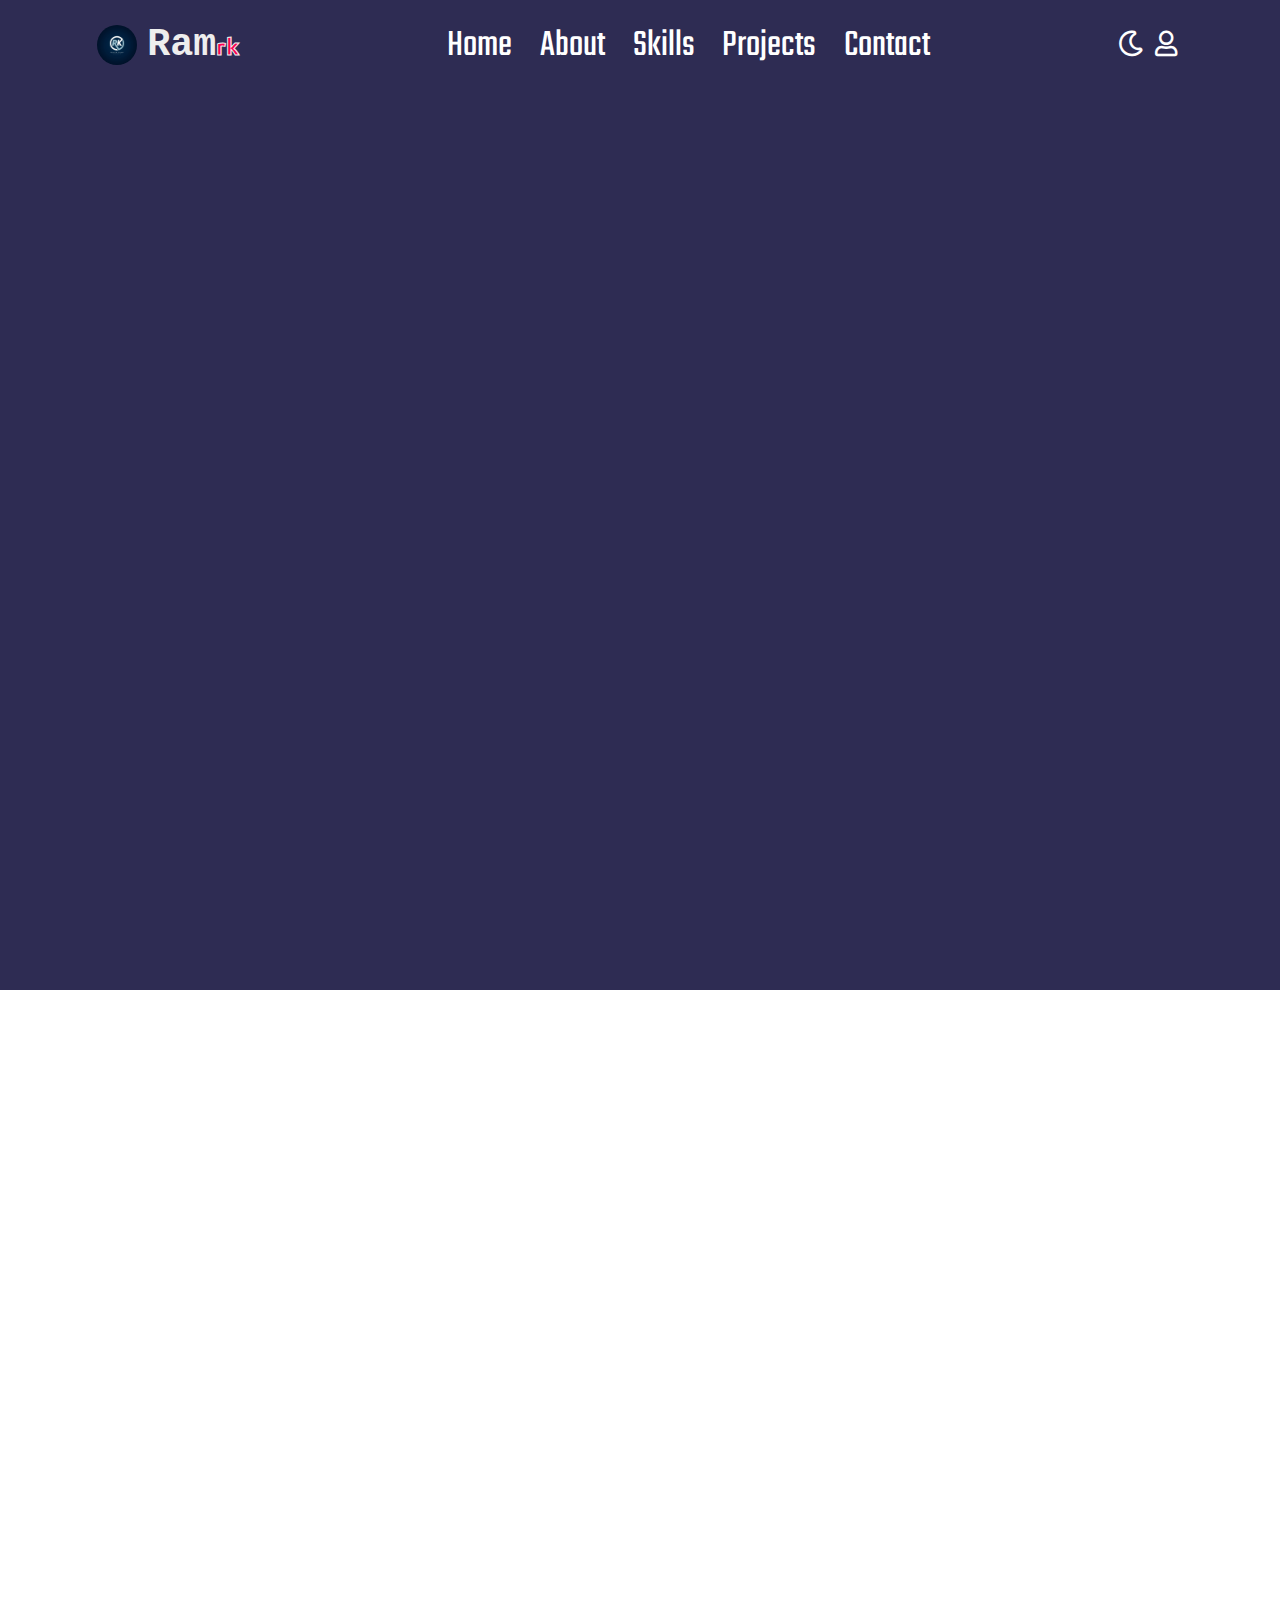
<file: Portfolio/index.html>
<!DOCTYPE html>
<html lang="en">
  <head>
    <meta charset="UTF-8" />
    <meta name="viewport" content="width=device-width, initial-scale=1.0" />
    <title>Protfolio</title>
    <link rel="stylesheet" href="style.css" />
    <link rel="website icon" type="png" href="images/logo.png" />
    <link
      rel="stylesheet"
      href="https://cdnjs.cloudflare.com/ajax/libs/font-awesome/5.15.4/css/all.min.css"
      integrity="sha512-1ycn6IcaQQ40/MKBW2W4Rhis/DbILU74C1vSrLJxCq57o941Ym01SwNsOMqvEBFlcgUa6xLiPY/NS5R+E6ztJQ=="
      crossorigin="anonymous"
      referrerpolicy="no-referrer"
    />
    <link href="https://unpkg.com/aos@2.3.1/dist/aos.css" rel="stylesheet">
  </head>
  <body>
    <!-- header -->
    <header  data-aos="fade-up"
    data-aos-anchor-placement="bottom-bottom">
      <div class="logo">
        <a href="#">
          <div class="imgName">
            <img src="images/logo.png" />
            <h2>Ram<span>rk</span></h2>
          </div>
        </a>
      </div>
      <nav class="navbar">
        <a href="#home">Home</a>
        <a href="#about">About</a>
        <a href="#skills">Skills</a>
        <a href="#projects">Projects</a>
        <a href="#contact">Contact</a>
      </nav>
      <div class="icons">
        <div class="far fa-moon"></div>
        <a href="cv/Ramkumar Ezhillarasan cv (1).pdf" target="_blank"
          ><i class="far fa-user"></i
        ></a>
        <div id="menubar" class="fas fa-bars"></div>
      </div>
    </header>

    <!--home section-->

    <section class="home" id="home">
      <div class="container"  data-aos="fade-up"
      data-aos-anchor-placement="bottom-bottom">
        <div class="content">
          <h3>Hi!, Myself</h3>
          <h1>
            Ramkumar
            <div class="text">
              <span class="type-text first-text">And I'm a</span>
              <span class="type-text" id="sec-text">Web Developer</span>
            </div>
          </h1>
          <p>
            Aspiring the Web Developer, Exploring the world of interactive
            experiences.
          </p>
          <div class="social">
            <i class="fab fa-facebook"></i>
            <i class="fab fa-instagram"></i>
            <i class="fab fa-linkedin-in"></i>
            <i class="fab fa-github"></i>
          </div>
          <div class="btns">
            <a href="cv/Ramkumar Ezhillarasan cv (1).pdf">Download CV</a>
          </div>
        </div>
        <div class="image"  data-aos="fade-up"
        data-aos-anchor-placement="bottom-bottom">
          <a href="#"><img src="images/dp.jpeg" /></a>
        </div>
      </div>
    </section>

    <!--about-->

    <section class="about" id="about">
      <h1 class="title"  data-aos="fade-up"
      data-aos-anchor-placement="bottom-bottom">About Me</h1>
      <div class="container1">
        <div class="image"  data-aos="fade-up"
        data-aos-anchor-placement="bottom-bottom">
          <a href="#"><img src="images/dp2.jpeg" /></a>
        </div>
        <div class="content1"  data-aos="fade-up"
        data-aos-anchor-placement="bottom-bottom">
          <h3>Web Developer</h3>
          <p>
            Greetings!, I'm <b>Ramkumar</b> a passinote Junior Web Developer or
            Freelancer on exciting journey through the tech landscape.<br /><br />
            With a <b>BE-Mechanical Engineering</b> degree in hand from 2021. I
            embarked on a path that the led me to as a Web Developer.<br /><br />
            My learing journey extended to Web Development through the course
            work via institution. Over the past 6 month's, I've executed diverse
            projects that have deepened my grasp of the field.<br /><br />
            Presently, I'm actively pursuing opportunities as a Web Technologies
            such as,<b
              >HTML5, CSS, JAVASCRIPT, BOOTSTRAP, JQUREY, REACT JS(Basics).</b
            >I specialize in responsive and visually user interfaces.
          </p>
        </div>
      </div>
    </section>

    <!--SKILLS-->
    <section class="skills" id="skills">
      <h1 class="title"  data-aos="fade-up"
      data-aos-anchor-placement="bottom-bottom">Skills</h1>
      <div class="skill_container">
        <div class="card"  data-aos="fade-up"
        data-aos-anchor-placement="bottom-bottom">
          <div class="tag">
            <a href=""><i class="fab fa-html5"></i></a>
            <h2 class="sub-title">HTML5</h2>
          </div>
          <div class="skill_content">
            <p>
              HyperText Markup Language. I tells the browser how to display the
              content.
            </p>
          </div>
        </div>
        <div class="card" data-aos="fade-up"
        data-aos-anchor-placement="bottom-bottom">
          <div class="tag">
            <a href=""><i class="fab fa-css3-alt"></i></a>
            <h2 class="sub-title">CSS</h2>
          </div>
          <div class="skill_content">
            <p>
              Cascading Style Sheets.It is used for styling HTML content or
              Attractive the website.
            </p>
          </div>
        </div>
        <div class="card"  data-aos="fade-up"
        data-aos-anchor-placement="bottom-bottom">
          <div class="tag">
            <a href=""><i class="fab fa-js-square"></i></a>
            <h2 class="sub-title">JavaScript</h2>
          </div>
          <div class="skill_content">
            <p>
              JAVASCRIPT is used for Interactive Web Pages and It is a object
              based script language.
            </p>
          </div>
        </div>
        <div class="card"  data-aos="fade-up"
        data-aos-anchor-placement="bottom-bottom">
          <div class="tag">
            <a href=""><i class="fab fa-bootstrap"></i></a>
            <h2 class="sub-title">Bootstrap</h2>
          </div>
          <div class="skill_content">
            <p>
              It is one of the framework for responsive and developing a website
              .
            </p>
          </div>
        </div>
        <div class="card"  data-aos="fade-up"
        data-aos-anchor-placement="bottom-bottom">
          <div class="tag">
            <a href=""><img src="images/jquery.png" /></a>
            <h2 class="sub-title">jQuery</h2>
          </div>
          <div class="skill_content">
            <p>
              jQuery is an open-sourced JavaScript library that simplifies
              creation and navigation of web applications.
            </p>
          </div>
        </div>
        <div class="card"  data-aos="fade-up"
        data-aos-anchor-placement="bottom-bottom">
          <div class="tag">
            <a href=""><i class="fab fa-react"></i></a>
            <h2 class="sub-title">React.js</h2>
          </div>
          <div class="skill_content">
            <p>
              It is a free open-source JavaScript library. It works best to
              build user interfaces.
            </p>
          </div>
        </div>
      </div>
    </section>

    <!---projects-->

    <section class="projects" id="projects">
      <h1 class="title"  data-aos="fade-up"
      data-aos-anchor-placement="bottom-bottom">Projects</h1>
      <div class="project_container">
        <div class="image"  data-aos="fade-up"
        data-aos-anchor-placement="bottom-bottom">
          <a href=""><img src="images/project.png" /></a>
        </div>
        <div class="card_projects"  data-aos="fade-up"
        data-aos-anchor-placement="bottom-bottom">
          <div class="card_content">
            <a href="index.html" target="_blank" class="icons"
              ><i class="fas fa-globe"></i
            ></a>
            <h1>Responsive Portfolio Website</h1>
            <p>
              Dynamic and elegant portfolio website showcasing creativity across
              various platforms, designed to adapt seamlessly to any device for
              optimal user experience.
            </p>
            <a href="index.html" target="_blank" class="link"
              ><i class="fas fa-external-link-alt"></i>Show More</a
            >
          </div>
          <div class="card_content">
            <a href="projects1\index.html" target="_blank" class="icons"
              ><i class="fas fa-shopping-cart"></i
            ></a>
            <h1>E-Commerce Website</h1>
            <p>
              Sophisticated e-commerce platform offering a seamless shopping
              experience with secure transactions and a vast array of products
              tailored to diverse consumer needs.
            </p>
            <a href="projects1/index.html" target="_blank" class="link"
              ><i class="fas fa-external-link-alt"></i>Show More</a
            >
          </div>
          <div class="card_content">
            <a href="add_to_cart-main/index.html" target="_blank" class="icons"
              ><i class="fab fa-gratipay"></i
            ></a>
            <h1>ADD TO CART</h1>
            <p>
              Effortlessly add desired items to your cart for convenient and
              efficient shopping, streamlining your purchasing experience with
              just a click.
            </p>
            <a href="add_to_cart-main/index.html" target="_blank" class="link"
              ><i class="fas fa-external-link-alt"></i>Show More</a
            >
          </div>
          <div class="card_content">
            <a href="Mobile/mobile.html" target="_blank" class="icons"
              ><i class="fas fa-mobile-alt"></i
            ></a>
            <h1>New Mobile Launch</h1>
            <p>
              Stay ahead of the curve with our new mobile launch website,
              offering exclusive insights and features on the latest
              cutting-edge devices, keeping you connected and informed.
            </p>
            <a href="Mobile/mobile.html" target="_blank" class="link"
              ><i class="fas fa-external-link-alt"></i>Show More</a
            >
          </div>
        </div>
      </div> 
    </section>

    <!---Contact-->

    <section class="contact" id="contact">
      <h1 class="title"  data-aos="fade-up"
      data-aos-anchor-placement="bottom-bottom">Get in Touch</h1>
      <div class="contact_container">
        <form action=""  data-aos="fade-up"
        data-aos-anchor-placement="bottom-bottom">
          <div class="inputbox">
            <input type="text" name="name" id="name" required />
            <label for="name">Name</label>
          </div>
          <div class="inputbox">
            <input type="email" name="email" id="email" required />
            <label for="email">Email</label>
          </div>
          <div class="inputbox">
            <input type="number" name="no" id="number" />
            <label for="number">Number</label>
          </div>
          <div class="inputbox">
            <textarea
              name="text"
              id="text"
              cols="30"
              rows="10"
              required
              placeholder="type here...."
            ></textarea>
            <label for="message">Message</label>
          </div>
          <input type="submit" class="btns" value="Send Message" />
        </form>
      </div>
    </section>

    <!---footer-->

  <section class="footer">
    <div class="footer_container">
      <div class="footer_sub">
        <div class="contact_us"  data-aos="fade-up"
        data-aos-anchor-placement="bottom-bottom">
          <h2>Contact us</h2>
          <div class="details">
            <a href = "mailto:ramkumare52@gmail.com">Send mail</a>
            <h3>Phone no: +91 8825938040</h3>
            <p>Address: door no:1/3,Bharathi nagar,Alakkudi,Sirkali,Mayiladuthurai-609101</p>
          </div>
        </div>
        <div class="quick_links"  data-aos="fade-up"
        data-aos-anchor-placement="bottom-bottom">
            <h2>Quick Links</h2>
          <div class="links">
            <a href="home">Home</a>
            <a href="about">About</a>
            <a href="skills">Skills</a>
            <a href="projects">Projects</a>
            <a href="contact">Contact</a>
          </div>
        </div>
        <div class="follow_us"  data-aos="fade-up"
        data-aos-anchor-placement="bottom-bottom">
          <h2>Follow Us</h2>
          <div class="social">
            <a href="#"> <i class="fab fa-facebook"></i></a>
            <a href="#"> <i class="fab fa-instagram"></i></a>
            <a href="www.linkedin.com/in/ramkumare52rk" target="_blank"
              ><i class="fab fa-linkedin-in"></i
            ></a>
            <a href="https://github.com/R-99kam" target="_blank"
              ><i class="fab fa-github"></i
            ></a>
          </div>
        </div>
      </div>
    </div>
      <div class="footer_content"  data-aos="fade-up"
      data-aos-anchor-placement="bottom-bottom">
        <h2>
          Copyright &copy
          <p id="date"></p>
          I'm a <span>Web Developer!...</span>
        </h2>
      </div>
  </section>

  <div class="scrolltop" id="scrolltop"  data-aos="fade-up"
  data-aos-anchor-placement="bottom-bottom">
    <a href="#"><i class="fas fa-chevron-up"></i></a>
  </div>

   

    <!-- script -->

    <script src="main.js"></script>
    <script src="https://unpkg.com/aos@2.3.1/dist/aos.js"></script>
    <script>
      AOS.init();
    </script>
  </body>
</html>
</file>
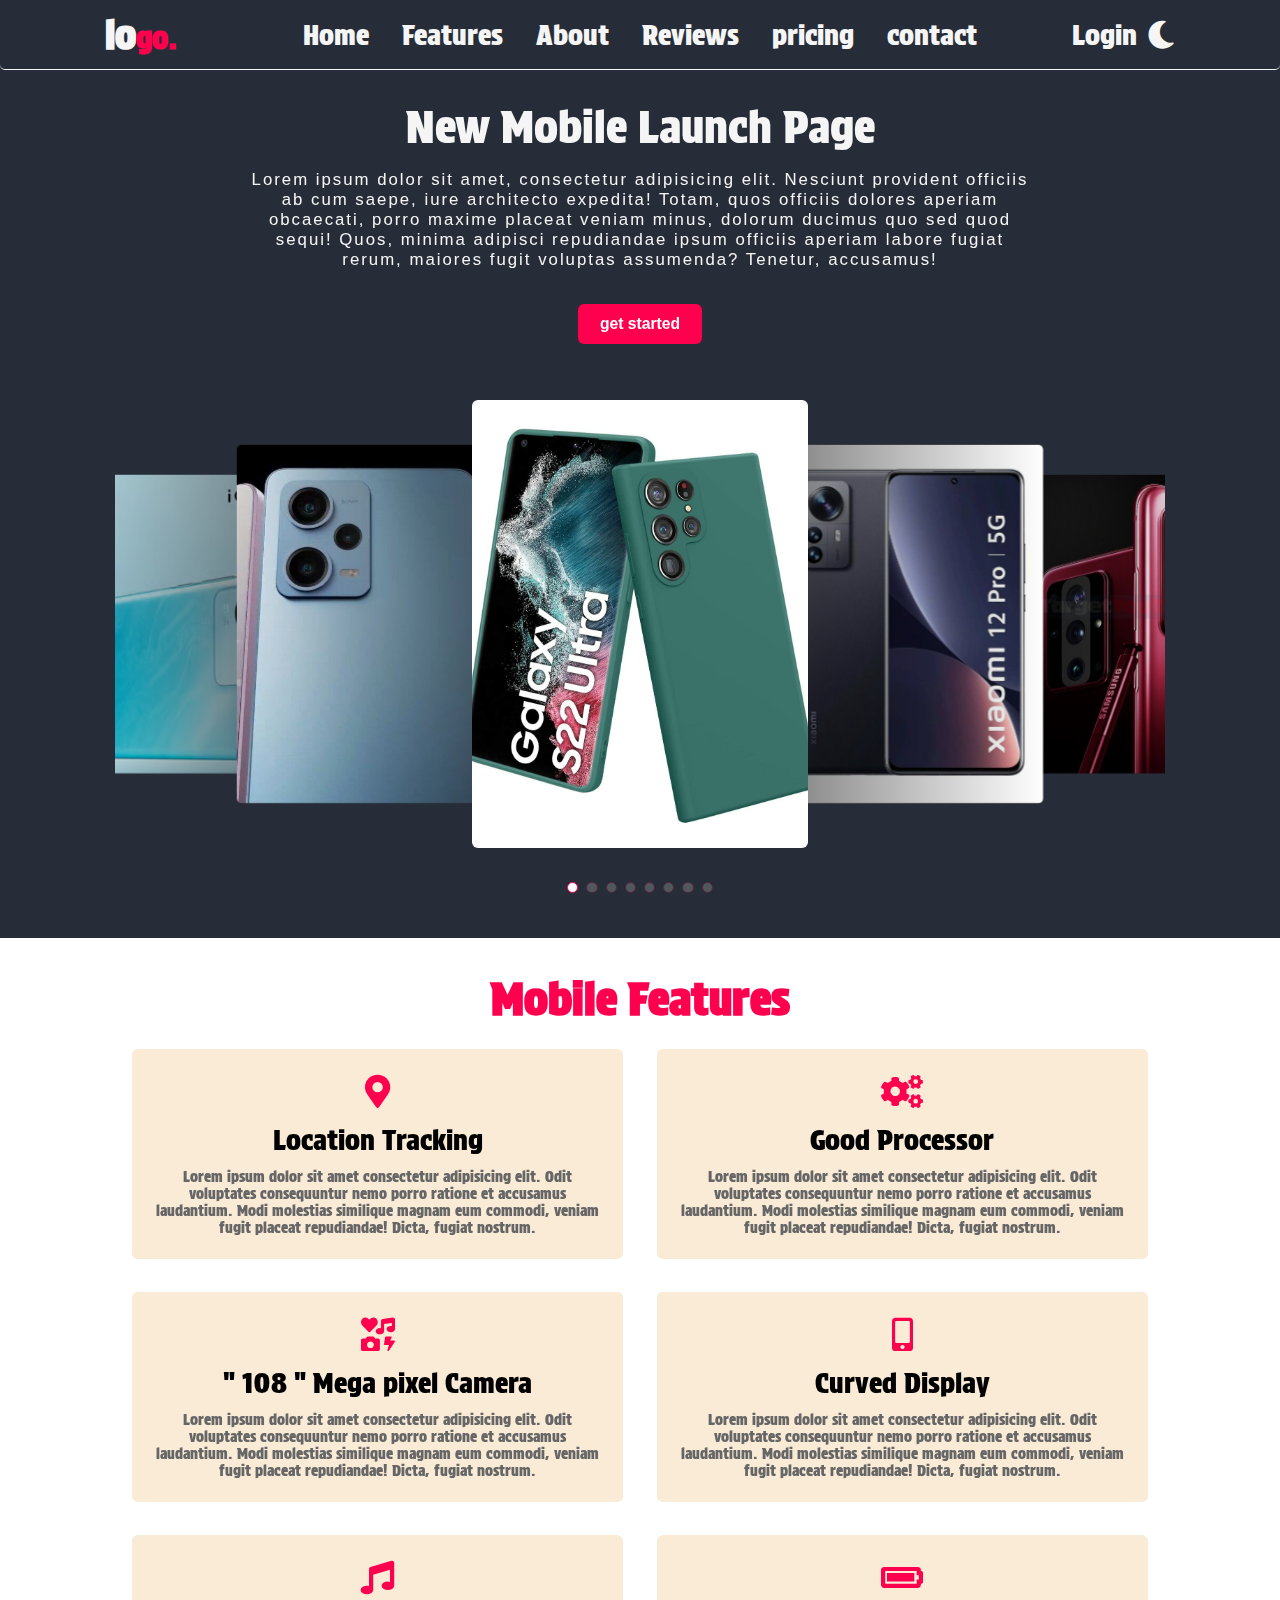
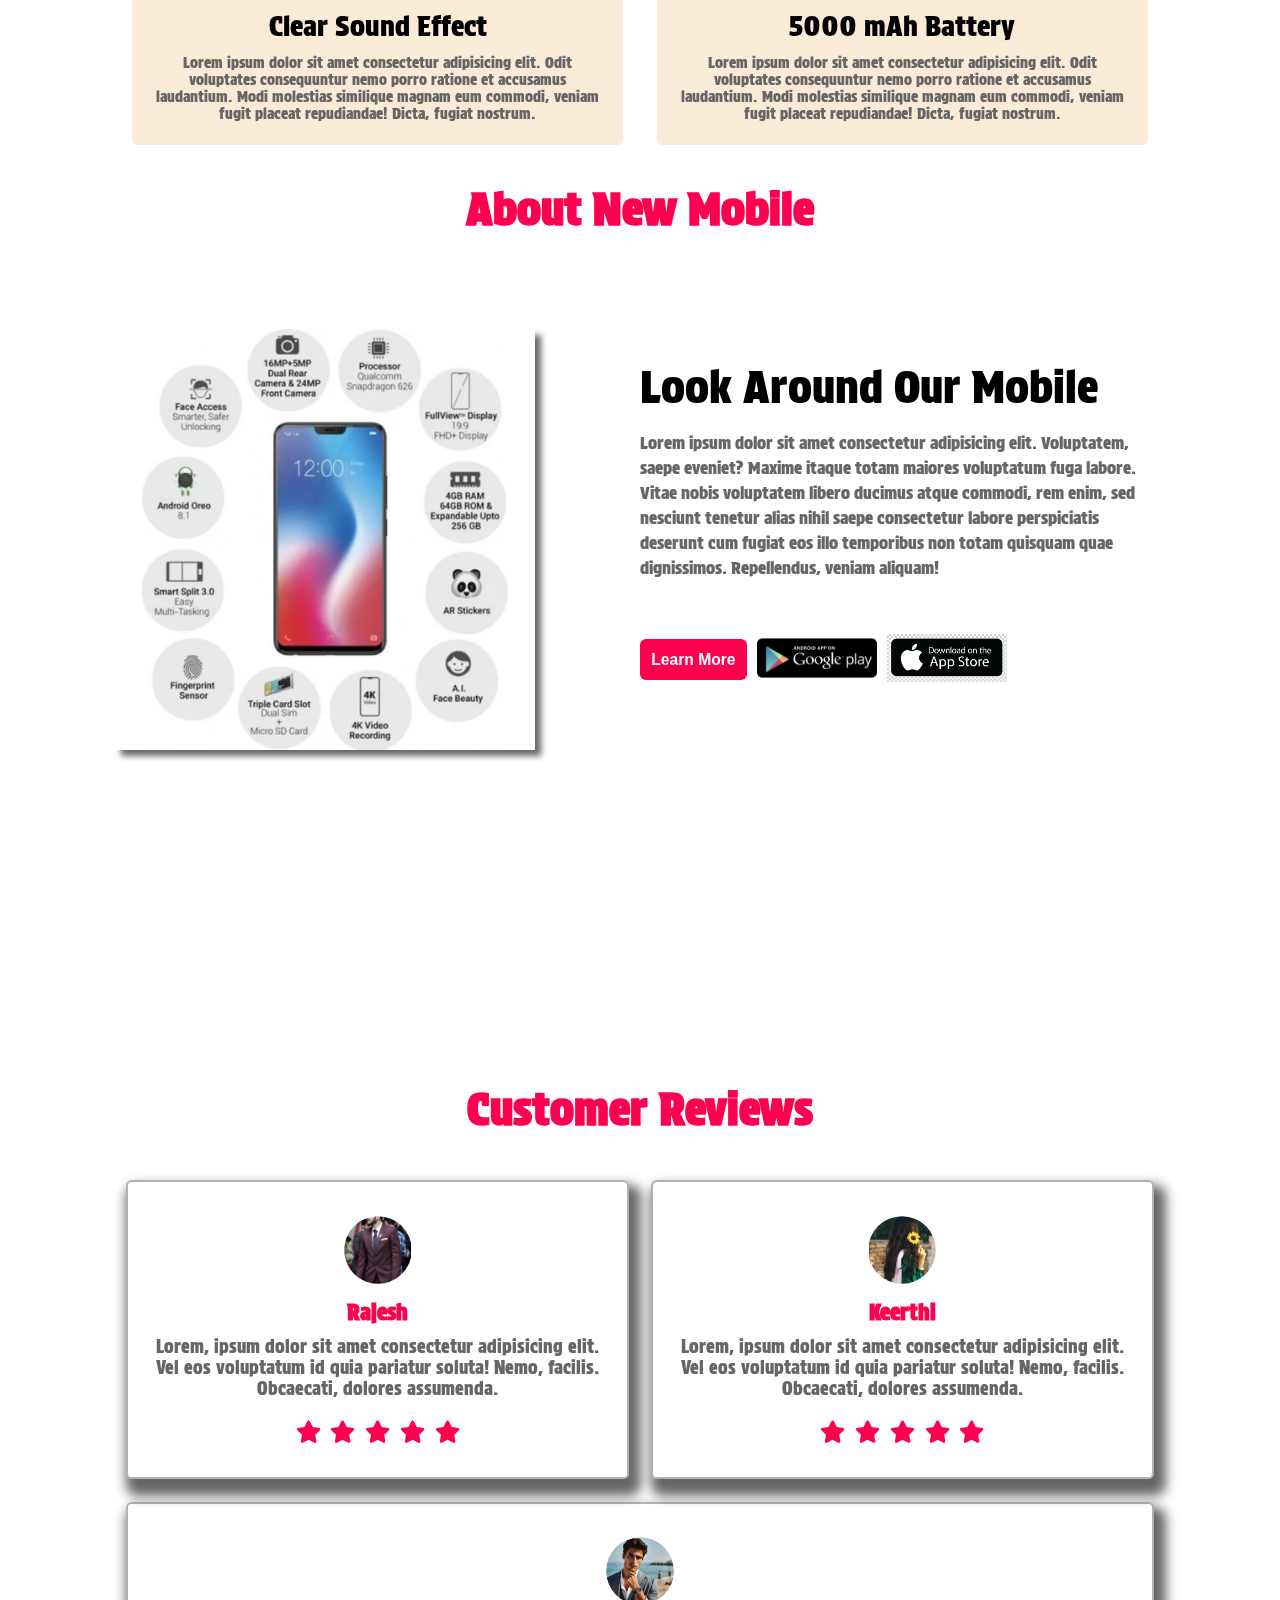
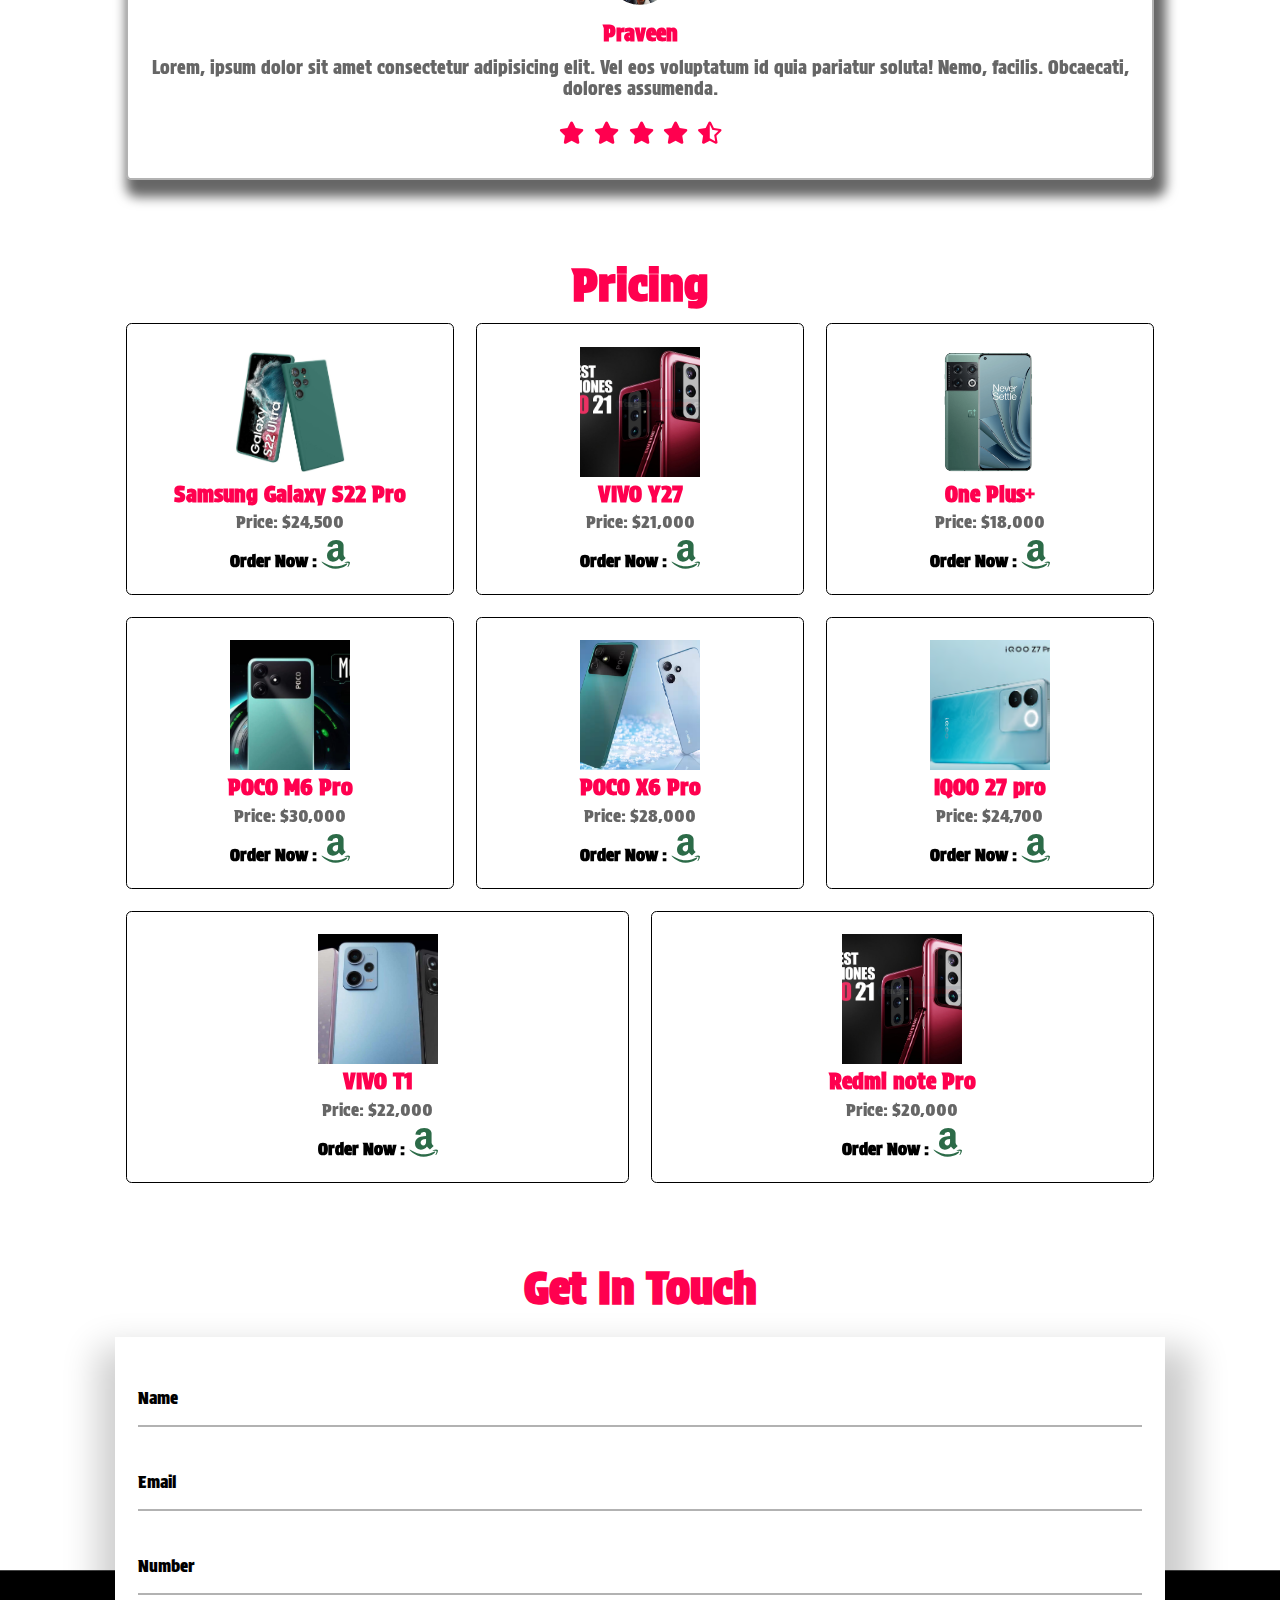
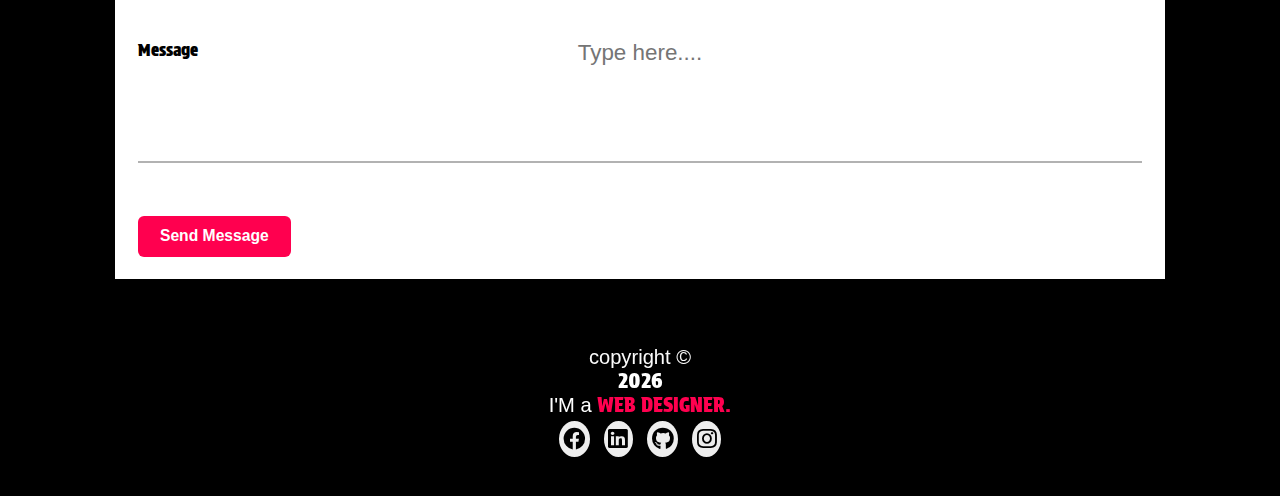
<file: Portfolio/Mobile/mobile.html>
<!DOCTYPE html>
<html lang="en">
  <head>
    <meta charset="UTF-8" />
    <meta name="viewport" content="width=device-width, initial-scale=1.0" />
    <title>New Mobile</title>
    <link rel="stylesheet" href="https://cdnjs.cloudflare.com/ajax/libs/font-awesome/5.15.4/css/all.min.css">

    <link rel="stylesheet" href="mobile.css" />
    <link
      rel="website icon"
      type="png"
      href="https://img.freepik.com/free-psd/3d-icon-social-media-app_23-2150049601.jpg"
    />
    <link
      rel="stylesheet"
      href="https://cdn.jsdelivr.net/npm/swiper@11/swiper-bundle.min.css"
    />
  </head>
  <body>
    <!-- home section -->

    <header>
      <a href="#" class="logo">lo<span>go.</span></a>

      <nav class="navbar">
        <a href="#home">Home</a>
        <a href="#features">Features</a>
        <a href="#about">About</a>
        <a href="#reviews">Reviews</a>
        <a href="#pricing">pricing</a>
        <a href="#contact">contact</a>
      </nav>
      <div class="loginid">
        <a href="#" class="login">Login</a>
        <div id="dark-toggle" class="fas fa-moon"></div>
        <a href="#" class="user"><i class="fas fa-user"></i></a>
        <div id="menu-bar" class="fas fa-bars"></div>
      </div>
    </header>

    <section class="home" id="home">
      <div class="content">
        <h2>New Mobile Launch Page</h2>
        <p>
          Lorem ipsum dolor sit amet, consectetur adipisicing elit. Nesciunt
          provident officiis ab cum saepe, iure architecto expedita! Totam, quos
          officiis dolores aperiam obcaecati, porro maxime placeat veniam minus,
          dolorum ducimus quo sed quod sequi! Quos, minima adipisci repudiandae
          ipsum officiis aperiam labore fugiat rerum, maiores fugit voluptas
          assumenda? Tenetur, accusamus!
        </p>
        <a href="#" class="btn">get started</a>
      </div>
      <div class="swiper image-slider">
        <div class="swiper-wrapper wrapper">
          <div class="swiper-slide slider">
            <img src="images/image.7png" />
          </div>
          <div class="swiper-slide slider">
            <img src="images/image6.png" />
          </div>
          <div class="swiper-slide slider">
            <img src="images/image8.png" />
          </div>
          <div class="swiper-slide slider">
            <img src="images/image9.png" />
          </div>
          <div class="swiper-slide slider">
            <img src="images/image10.png" />
          </div>
          <div class="swiper-slide slider">
            <img src="images/image11.png" />
          </div>
          <div class="swiper-slide slider">
            <img src="images/image12png" />
          </div>
          <div class="swiper-slide slider">
            <img src="images/image13png" />
          </div>
        </div>
        <div class="swiper-pagination"></div>
      </div>
    </section>

    <section class="features" id="features">
      <div class="title">
        <h1>Mobile Features</h1>
      </div>
      <div class="container">
        <div class="box">
          <i class="fas fa-map-marker-alt"></i>
          <h3>Location Tracking</h3>
          <p>
            Lorem ipsum dolor sit amet consectetur adipisicing elit. Odit
            voluptates consequuntur nemo porro ratione et accusamus laudantium.
            Modi molestias similique magnam eum commodi, veniam fugit placeat
            repudiandae! Dicta, fugiat nostrum.
          </p>
        </div>
        <div class="box">
          <i class="fas fa-cogs"></i>
          <h3>Good Processor</h3>
          <p>
            Lorem ipsum dolor sit amet consectetur adipisicing elit. Odit
            voluptates consequuntur nemo porro ratione et accusamus laudantium.
            Modi molestias similique magnam eum commodi, veniam fugit placeat
            repudiandae! Dicta, fugiat nostrum.
          </p>
        </div>
        <div class="box">
          <i class="fas fa-icons"></i>
          <h3>" 108 " Mega pixel Camera</h3>
          <p>
            Lorem ipsum dolor sit amet consectetur adipisicing elit. Odit
            voluptates consequuntur nemo porro ratione et accusamus laudantium.
            Modi molestias similique magnam eum commodi, veniam fugit placeat
            repudiandae! Dicta, fugiat nostrum.
          </p>
        </div>
        <div class="box">
          <i class="fas fa-mobile-alt"></i>
          <h3>Curved Display</h3>
          <p>
            Lorem ipsum dolor sit amet consectetur adipisicing elit. Odit
            voluptates consequuntur nemo porro ratione et accusamus laudantium.
            Modi molestias similique magnam eum commodi, veniam fugit placeat
            repudiandae! Dicta, fugiat nostrum.
          </p>
        </div>
        <div class="box">
          <i class="fas fa-music"></i>
          <h3>Clear Sound Effect</h3>
          <p>
            Lorem ipsum dolor sit amet consectetur adipisicing elit. Odit
            voluptates consequuntur nemo porro ratione et accusamus laudantium.
            Modi molestias similique magnam eum commodi, veniam fugit placeat
            repudiandae! Dicta, fugiat nostrum.
          </p>
        </div>
        <div class="box">
          <i class="fas fa-battery-full"></i>
          <h3>5000 mAh Battery</h3>
          <p>
            Lorem ipsum dolor sit amet consectetur adipisicing elit. Odit
            voluptates consequuntur nemo porro ratione et accusamus laudantium.
            Modi molestias similique magnam eum commodi, veniam fugit placeat
            repudiandae! Dicta, fugiat nostrum.
          </p>
        </div>
      </div>
    </section>
    <section class="about" id="about">
      <div class="title">
        <h1>About New Mobile</h1>
      </div>
      <div class="content">
        <div class="images">
          <img src="images/image14.png" />
        </div>
        <div class="content-item">
          <h3>Look Around Our Mobile</h3>
          <p>
            Lorem ipsum dolor sit amet consectetur adipisicing elit. Voluptatem,
            saepe eveniet? Maxime itaque totam maiores voluptatum fuga labore.
            Vitae nobis voluptatem libero ducimus atque commodi, rem enim, sed
            nesciunt tenetur alias nihil saepe consectetur labore perspiciatis
            deserunt cum fugiat eos illo temporibus non totam quisquam quae
            dignissimos. Repellendus, veniam aliquam!
          </p>
          <div class="buttons">
            <a href="#" class="btns">Learn More</a>
            <a href="#" class="google"><img src="images/google.png" /></a>
            <a href="#" class="app"><img src="images/app.png" /></a>
          </div>
        </div>
      </div>
    </section>
    <section class="reviews" id="reviews">
      <div class="title">
        <h1>Customer Reviews</h1>
      </div>
      <div class="container">
        <div class="box">
          <img src="images/men.png" />
          <h3>Rajesh</h3>
          <p>
            Lorem, ipsum dolor sit amet consectetur adipisicing elit. Vel eos
            voluptatum id quia pariatur soluta! Nemo, facilis. Obcaecati,
            dolores assumenda.
          </p>
          <div class="stars">
            <i class="fas fa-star"></i>
            <i class="fas fa-star"></i>
            <i class="fas fa-star"></i>
            <i class="fas fa-star"></i>
            <i class="fas fa-star"></i>
          </div>
        </div>
        <div class="box">
          <img src="images/women.png" />
          <h3>Keerthi</h3>
          <p>
            Lorem, ipsum dolor sit amet consectetur adipisicing elit. Vel eos
            voluptatum id quia pariatur soluta! Nemo, facilis. Obcaecati,
            dolores assumenda.
          </p>
          <div class="stars">
            <i class="fas fa-star"></i>
            <i class="fas fa-star"></i>
            <i class="fas fa-star"></i>
            <i class="fas fa-star"></i>
            <i class="fas fa-star"></i>
          </div>
        </div>
        <div class="box">
          <img src="images/men2.png" />
          <h3>Praveen</h3>
          <p>
            Lorem, ipsum dolor sit amet consectetur adipisicing elit. Vel eos
            voluptatum id quia pariatur soluta! Nemo, facilis. Obcaecati,
            dolores assumenda.
          </p>
          <div class="stars">
            <i class="fas fa-star"></i>
            <i class="fas fa-star"></i>
            <i class="fas fa-star"></i>
            <i class="fas fa-star"></i>
            <i class="fas fa-star-half-alt"></i>
          </div>
        </div>
      </div>
    </section>
    <section class="pricing" id="pricing">
      <div class="title">
        <h1>Pricing</h1>
      </div>
      <div class="container">
        <div class="box">
          <img src="images/image.7png" />
          <h3>Samsung Galaxy S22 Pro</h3>
          <p>Price: $24,500</p>
          <h2>Order Now : <i class="fab fa-amazon"></i></h2>
        </div>
        <div class="box">
          <img src="images/image8.png" />
          <h3>VIVO Y27</h3>
          <p>Price: $21,000</p>
          <h2>Order Now : <i class="fab fa-amazon"></i></h2>
        </div>
        <div class="box">
          <img src="images/image9.png" />
          <h3>One Plus+</h3>
          <p>Price: $18,000</p>
          <h2>Order Now : <i class="fab fa-amazon"></i></h2>
        </div>
        <div class="box">
          <img src="images/image10.png" />
          <h3>POCO M6 Pro</h3>
          <p>Price: $30,000</p>
          <h2>Order Now : <i class="fab fa-amazon"></i></h2>
        </div>
        <div class="box">
          <img src="images/image11.png" />
          <h3>POCO X6 Pro</h3>
          <p>Price: $28,000</p>
          <h2>Order Now : <i class="fab fa-amazon"></i></h2>
        </div>
        <div class="box">
          <img src="images/image12png" />
          <h3>IQOO 27 pro</h3>
          <p>Price: $24,700</p>
          <h2>Order Now : <i class="fab fa-amazon"></i></h2>
        </div>
        <div class="box">
          <img src="images/image13png" />
          <h3>VIVO T1</h3>
          <p>Price: $22,000</p>
          <h2>Order Now : <i class="fab fa-amazon"></i></h2>
        </div>
        <div class="box">
          <img src="images/image8.png" />
          <h3>Redmi note Pro</h3>
          <p>Price: $20,000</p>
          <h2>Order Now : <i class="fab fa-amazon"></i></h2>
        </div>
      </div>
    </section>
    <section class="contact" id="contact">
      <div class="title">
        <h1>Get In Touch</h1>
      </div>
      <form action="">
        <div class="inputbox">
          <input type="text" required />
          <label>Name</label>
        </div>
        <div class="inputbox">
          <input type="email" required />
          <label>Email</label>
        </div>
        <div class="inputbox">
          <input type="number" required />
          <label>Number</label>
        </div>
        <div class="inputbox">
          <textarea
            required
            name=""
            id=""
            cols="30"
            rows="10"
            placeholder="Type here...."
          ></textarea>
          <label>Message</label>
        </div>
        <input type="submit" class="btn" value="Send Message" />
      </form>
    </section>
    <section class="footer">
      <h4>copyright &copy<p id="date"></p> I'M a <span>WEB DESIGNER.</span></h4>
      <div class="icons">
        <a href="#"><i class="fab fa-facebook"></i></a>
        <a href="#"><i class="fab fa-linkedin"></i></a>
        <a href="#"><i class="fab fa-github"></i></a>
        <a href="#"><i class="fab fa-instagram"></i></a>
      </div>
    </section>
    <script src="https://cdn.jsdelivr.net/npm/swiper@11/swiper-bundle.min.js"></script>
    <script src="mobile.js"></script>
  </body>
</html>
</file>
<file: Portfolio/style.css>
@import url('https://fonts.googleapis.com/css2?family=Ubuntu:ital,wght@0,300;0,400;0,500;0,700;1,300;1,400;1,500;1,700&display=swap');
@import url('https://fonts.googleapis.com/css2?family=Teko:wght@300..700&family=Ubuntu:ital,wght@0,300;0,400;0,500;0,700;1,300;1,400;1,500;1,700&display=swap');
@import url('https://fonts.googleapis.com/css2?family=Poppins:ital,wght@0,100;0,200;0,300;0,400;0,500;0,600;0,700;0,800;0,900;1,100;1,200;1,300;1,400;1,500;1,600;1,700;1,800;1,900&display=swap');
*{
    padding: 0;
    margin: 0;
    box-sizing: border-box;
    border: none;outline: none;
    transition: all 0.5s;
    font-family:"Ubuntu", sans-serif ;   
    text-decoration: none;
}
body, html{
    scroll-behavior: smooth;
    font-size: 80%;
    overflow-X: hidden;
}
::selection{
    background-color: bisque;
    color: black;
}
section{
    padding: 3rem 9%;
}
.btns{
    margin-top:3rem;
    padding: 0.5rem 1rem;
}
.btns a{
background-color: #ff004f;
 width: 100px;
 padding: 0.5rem 1rem;
 font-size:2rem;
 border-radius: 0.3rem;
 font-family: Cambria, Cochin, Georgia, Times, 'Times New Roman', serif;
 color: white;
 transition: transform 0.5s ease-in-out;
}
.btns a:hover{
    color: #ff004f;
    background-color: white;
    transform: scale(1.2);
}
.title{
    font-size: 2.5rem;
    color: #2E2C53;
    -webkit-text-stroke: 1px black;
    text-align: center;
}
header{
    display: flex;
    justify-content: space-around;
    align-items: center;
    padding: 1rem 0.5rem;
    position:relative;
    top: 0;
    left: 0;right: 0;
    height: 90px;
    z-index: 1000;
    background-color:#2E2C53;
}
 header .imgName{
    width: 140px;
    height: 70px;
    display: flex;
   justify-content: center;
   align-items: center;
    gap: 10px;
}
header .imgName img{
    width: 40px;
    height: 40px;
    object-fit: cover;
    border-radius: 50%;
}
header .imgName h2{
    font-size: 3rem;
    color: #eee;
    font-family: 'Courier New', Courier, monospace;
}
header .imgName span{
    font-size: 1.8rem;
    color: #ff004f;
    -webkit-text-stroke: 1px #eee;
}
header .navbar a{
    margin-left:2rem;
    color: white;
    font-size: 3rem;
    font-family:"Teko", sans-serif;
    font-weight: 400;
    position: relative;
}
header .navbar a:hover{
    color: #ff004f;
    transform: scale(0.8);
}
header .icons{
    display: flex;
    cursor: pointer;
    font-size: 2rem;
    color: white;
}
header .icons > a{
    font-size: 2rem;
    color: white;
    padding:0 0.4rem;
    margin-top: -3px;
}
header .icons > div{
    padding: 0 0.4rem;
}
header .icons > div:hover,
header .icons > a:hover{
    color: #ff004f;
}
header .icons .fa-bars{
    display: none;
}

.home{
    position: relative;
    height: 100vh;
    width: 100%;
    background-color:#2E2C53;
    z-index: 20;
}
.home .container{
    display: flex;
    flex-wrap: wrap;
    justify-content: space-evenly;
    align-items: center;
    margin-top: 4rem;
}
.home .container .image{
    width: 400px;
    height: 400px;
}
.home .container .image img{
    width: 100%;
    height: 100%;
    object-fit: cover;
    border: 0.3rem solid #eee;
    border-radius: 50%;
}

.home .container .content h3{
    font-size: 4rem;
    font-family:Teko, sans-serif ;
    color: #eee;
}
.home .container .content h1{
    font-size: 5rem;
    font-family: Teko,serif;
    color: #FAD405;
}
.home .container .content .text{
    width: 400px;
    overflow: hidden;
}
.home .container .content .text .type-text{
    position: relative;
    color: #ff004f;
    font-size: 2rem;
}
.home .container .content .text .first-text{
    color: #EEE;
}
.home .container .content .text  #sec-text:before{
    content: '';
    position: absolute;
    top: 0;
    left: 0;
    width: 100%;
    height: 100%;
    background-color: #2E2C53;
    border-left: 0.3rem solid #eee;
    animation: typetext 4s steps(18) infinite ;
}
@keyframes typetext{
    40%, 60%{
        left: calc(100% + 4px);
    }
    100%{
        left: 0%;
    }
}

.home .container .content p{
    font-size: 1.8rem;
    font-family: sans-serif;
    color: gray;
    margin-top: 0.5rem;
}
.home .container .social{
   margin-top: 20px;
   cursor: pointer;
}
.home .container .social i{
    font-size: 2rem;
    color:black;
    background-color: white;
    width:40px ;
    height:40px;
    padding:0.5rem;
    margin-left:0.6rem ;
    border-radius: 50%;
    text-align: center;
}
.home .container .social i:hover{
    color: #eee;
    background-color: #ff004f;
    transform: scale(0.8);
}

.about{
    position: relative;
    width: 100%;
    height: 100%;
}
.about .container1{
    display: flex;
    flex-wrap: wrap;
    justify-content: space-around;
    align-items: center;
    gap: 2rem;
    margin-top: 6rem;
}
.about .container1 .image{
    flex-basis: 30%;
     width: 300px;
     height: 400px;
}
.about .container1 .image img{
    width: 100%;
    height: 100%;
    object-fit: cover;
    border-radius: 0.5rem;
    box-shadow: 3px 3px 5px 5px rgb(0, 0, 0,0.6);
}
.about .container1 .content1{
    margin-bottom: 7rem;
    line-height: 2.5rem;
    flex-basis: 60%;
}
.about .container1 .content1 h3{
    text-align: center;
    font-size: 2rem;
    font-family: 'Segoe UI', Tahoma, Geneva, Verdana, sans-serif;
    font-weight: bold;
    color: #ff004f;
}
.about .container1 .content1 p{
    line-height: 1.5rem;
    padding: 1.3rem 2.7rem;
    margin-top: 1.5rem;
    font-size: 1.3rem;
    text-align: center;
    letter-spacing: 0.4px;
    font-family:"Poppins", sans-serif ;
    font-weight: 300;
    font-style: normal;
}
.skills{
    position: relative;
    width: 100%;
    height: 100%;
    background-color: #f3f3f3;
}
.skills .skill_container{
    display: grid;
    grid-template-columns:repeat(auto-fit, minmax(25rem, 1fr));
    gap: 20px;
    margin-top: 4rem;
}
.skills .skill_container .card{
    text-align: center;
border-radius: 0.5rem ;
width: 100%;
height: 180px;
cursor: pointer;
box-shadow: 2px 2px 6px 1px rgb(0, 0, 0,0.2);
background: #2d2b54;
background:linear-gradient(60deg, rgb(45, 43, 84,0.8) 90%, rgb(255, 255, 255,0.8) 20%) ;
}
.skills .skill_container .card:hover{
    background: rgb(237,23,111);
    background: linear-gradient(90deg, rgba(237,23,111,0.9669117647058824) 0%, rgba(246,118,116,1) 100%);
    transform: scale(0.8);
}
.skills .skill_container .card:hover i, 
.skills .skill_container .card:hover .skill_content p{
    color: #000;
}
.skills .skill_container .card i{
   font-size: 3rem;
   padding: 0.8rem;
   color: #ff004f;
   
}
.skills .skill_container .card h2{
    font-size: 2.5rem;
    font-weight: 400;
    color: #f3f3f3;
    font-family: Teko, 'san-serif';
}
.skills .skill_container .card .skill_content p{
    font-size: 1rem;
    font-family: popins, 'sans';
    letter-spacing: 1px;
    font-weight: 400;
    padding: 0.5rem;
    color: rgb(150, 147, 147);
}
.skills .skill_container .card img{
    width: 70px;
    height:70px;
    mix-blend-mode: darken;
    object-fit: cover;
}
.projects{
    position: relative;
    width: 100%;
    height: 100%;
}
.projects .project_container{
    display: flex;
    flex-wrap: wrap;
    justify-content: space-around;
    align-items: center;
    padding: 1rem 0;
    margin:1rem 0;
}
.projects .project_container .image{
    width: 400px;
    height: 300px;
}
.projects .project_container .image img{
    width: 100%;
    height: 100%;
    object-fit: cover;
    border-radius: 0.5rem;
}
.projects .project_container .card_projects{
    display: grid;
    grid-template-columns:repeat(2,1fr);
    gap: 25px;
   
}
.projects .project_container .card_projects .card_content{
    width: 250px;
    height: 250px;
    cursor: pointer;
    background-color: #f3f3f3;
    padding: 1.5rem 2rem;
    margin: 1rem;
    filter: drop-shadow(7px 7px 3px rgb(0,0,0,0.5));
    transition: transform 0.5s ease-in-out;
}
.projects .project_container .card_projects .card_content .icons{
    font-size: 2.1rem;
    color: #FAD405;
}
.projects .project_container .card_projects .card_content .icons:hover,
.projects .project_container .card_projects .card_content .link:hover,
.projects .project_container .card_projects .card_content .link i:hover
{
    color:#2E2C53;
    transform: scale(0.7);
    transition: transform 0.5s ease-in-out;
}
.projects .project_container .card_projects .card_content:hover{
    background: rgb(237,23,111);
    background: linear-gradient(90deg, rgba(237,23,111,0.9669117647058824) 0%, rgba(246,118,116,1) 100%);
    transform: scale(0.8);
}
.projects .project_container .card_projects .card_content:hover h1,
.projects .project_container .card_projects .card_content:hover .link{
    color: #fff;
}
.projects .project_container .card_projects .card_content:hover p{
    color: black;
}
.projects .project_container .card_projects .card_content h1{
    font-size: 1.5rem;
    font-family: cursive;
    font-weight: normal;
    margin-top: 0.5rem;
    letter-spacing: 0.2px;
    text-align: center;
}
.projects .project_container .card_projects .card_content p{
    font-size: 1rem;
    font-family: popins, "cursive";
    font-weight: normal;
    color: gray;
    margin-top: 0.5rem;
    padding: 0.8rem;
}
.projects .project_container .card_projects .card_content .link{
    font-size: 1.5rem;
    font-family: Teko, 'sans-serif';
    font-weight: 500;
    color: #ff004f;
}
.projects .project_container .card_projects .card_content .link i{
    font-size: 1.2rem;
    color: #FAD405;
    margin-right: 1rem;  
}
.contact{
    position: relative;
    width: 100%;
    height: 100%;
    background: linear-gradient(#2E2C53 50%, #fff 50.1% );
}
.contact .title{
    color: #ff004f;
}
.contact form{
    background-color:#f3f3f3;
    padding: 1.5rem 3rem;
    margin: 2rem;
    filter: drop-shadow(9px 9px 3px rgb(0,0,0,0.6));
}
.contact .inputbox{
    position: relative;
}
.contact .inputbox input, .contact .inputbox textarea{
    width: 100%;
    border-bottom: 0.1rem solid #2E2C53;
    margin: 2rem 0;
    padding:0.8rem 0;
    font-family: popins,'cursive';
    font-size:1.2rem ;
    font-weight: normal;
    background: #f3f3f3;
    justify-content:center;
}
.contact .inputbox textarea{
    resize: none;
    height: 10rem;
}
.contact .inputbox label{
    position: absolute;
    top: 2rem;
    left: 0;
    font-size: 1.5rem;
}
.contact .inputbox textarea::placeholder{
    text-align: center;
}
.contact .inputbox input:focus ~ label,
.contact .inputbox textarea:focus ~label
{
    top: -.4rem;
    font-size: 1.1rem;
    color: #ff004f;
}
.contact .inputbox input:focus,
.contact .inputbox textarea:focus{
    border-color: #ff004f;
    outline: none;
}
.contact form .btns{
    background-color: #ff004f;
 width: 130px;
 padding: 0.3rem 1rem;
 font-size:1.5rem;
 border-radius: 0.3rem;
 font-family: Cambria, Cochin, Georgia, Times, 'Times New Roman', serif;
 color: white;
 transition: transform 0.5s ease-in-out;
}
.contact form .btns:hover{
    color: #ff004f;
    background-color: white;
    transform: scale(1.2);

}
.footer{
    position: relative;
    width: 100%;
    height: 100%;
    background: #2d2b54;
    margin-top: 0.5rem;
}
.footer .footer_container .footer_sub{
  display: flex;
  flex-wrap: wrap;
  justify-content:space-evenly;
  align-items: center;
  text-decoration: none;
  padding: 0.5rem 1rem;
}
.footer .footer_sub .contact_us{
    text-align: center;
    margin: 0.5rem;
}
.footer .footer_sub .contact_us h2{
    font-size: 1.3rem;
    font-family: sans-serif;
    font-weight:bold;
    color: #f3f3f3;
}
.footer .footer_sub .contact_us .details{
    margin: 0.5rem;
    padding: 0.8rem;
    line-height: 20px;
    color: #f3f3f3;
}
.footer .footer_sub .contact_us .details a{
    font-size: 1rem;
    font-family: serif;
    font-weight: bold;
    color: #FAD405;
}
.footer .footer_sub .contact_us .details p,
.footer .footer_sub .contact_us .details h3{
    font-size: 0.8rem;
    font-family: serif;
    width: 200px;
    color: gainsboro;
}
.footer .footer_sub .quick_links{
    text-align: center;
}
.footer .footer_sub .quick_links h2{
    color: #f3f3f3;
    font-size: 1.3rem;
}
.footer .footer_sub .quick_links a{
    display: block;
    margin: 0.8rem;
    padding-top: 0.2rem;
    font-size: 1rem;
    font-family: sans-serif;
    font-weight: 400;
    color: #eee;
}
.footer .footer_sub .quick_links a:hover{
    color: #FAD405;
}
.footer .footer_sub .follow_us{
    text-align:center;
    margin-bottom: 8rem;
}
.footer .footer_sub .follow_us h2{
    font-size: 1.5rem;
    color: #eee;
}
.footer .footer_sub .follow_us .social{
    margin-top:2rem ;
}
.footer .footer_sub .follow_us .social a{
    font-size: 2rem;
    color: #2E2C53;
    padding: 0.5rem;
    margin-left: 0.6rem;
    background-color: #eee;
    border-radius: 50%;
}
.footer .footer_sub .follow_us .social a:hover{
     color: #ff004f;
     transition: 0.5s ease-in-out;
}
.footer .footer_content{
    background-color: #ff004f;
    width: 100%;
    text-align: center;
    padding: 0.8rem 1.5rem;
    color: #f3f3f3;
    line-height: 1.5rem;
}
.footer .footer_content #date{
    color: #eee;
}
.footer .footer_content span{
    color: #2E2C53;
}
.scrolltop{
    display: none;
    position: fixed;
    right: 5%;
    bottom: 10%;
    z-index: 99;
    font-size: 3rem;
    border: none;
    outline: none;
    cursor: pointer;
    background-color:whitesmoke;
    color:#2d2b54;
    width: 50px;
    height: 50px;
    border-radius: 0.5rem;
    padding-left: 9px;
    padding-top: 3px;
    transition: transform 0.5s ease-in-out;
    animation: scroll 2s ease-in-out infinite;
  }
  @keyframes scroll {
    0%{
      transform:translateY(0px) ;
    }
    50%{
      transform: translateY(10px);
    }
    100%{
      transform: translateY(0px);
    }
    
  }
  
  .scrolltop:hover{
    background-color: #FAD405;
  
  } 
  .scrolltop:hover i{
    color: #EEE;
  }
/* media quries */

@media screen and (max-width:768px){
    header .imgName{
        width: 120px;
        height: 60px;
        flex-direction: column;
    }
    section{
        padding: 3rem 5%;
    }
    header{
        padding: 0.8rem 0.2rem;
    }
    header .navbar a{
     font-size: 2.5rem;
     margin-left: 1rem;
    }
    body{
        width: 100%;
        height: 100%;
    }
    html{
        font-size: 65%;
    }
    header .imgName h2{
        font-size: 2rem;
    }
    header .imgName span{
        font-size: 1.7rem;
    }
    header .icons{
        font-size: 1.5rem;
    }
    header .icons > a{
        font-size: 1.7rem;
    }
    header .icons > div{
        padding: 0 0.4rem;
    }
    .home{
        width: 100%;
        height: 100%;
    }
    .home .container .image{
        width: 250px;
        height: 250px;
    }
    .home .container .content h3{
        font-size: 2.5rem;
    }
    .home .container .content h1{
        font-size:3rem
    }
    
    .home .container .content .social i{
        font-size:1.7rem ;
        padding: 0.6rem;
        margin-left: 0.3rem;
        width: 30px;
        height: 30px;
        text-align: center;
    }
    .btns a{
        width: 80px;
        font-size: 1.7rem;
    }
    .about{
        height: 100%;
    }
    .about .container1{
        gap: 1.5rem;
        margin-top: 4rem;
    }
    .about .container1 .image{
         height: 300px;
}
    .about .container1 .content1{
        margin-bottom: 5rem;
        line-height: 2rem;
        align-items: center;
    }
    .about .container1 .content1 h3{
        font-size: 2rem;
    }
    .about .container1 .content1 p{
        line-height: 1.5rem;
        padding: 1.2rem 2.5rem;
        margin-top: 1.5rem;
        font-size: 1.2rem;
        letter-spacing: 0.5px;
        font-weight: 400;
    }
    .skills .skill_container{
        grid-template-columns:repeat(auto-fit, minmax(22rem, 1fr));
    }
    .projects .project_container{
        padding: 1.5rem 0;
        margin:1.3rem 0;
    }
    .projects .project_container .image{
        width: 400px;
        height: 300px;
    }
    .projects .project_container .card_projects{
        margin-top: 3rem;
        width: 100%;
    }
    .projects .project_container .card_projects .card_content{
        width: 220px;
        height: 220px;
    }
    
  
}

@media screen and (max-width:578px){
    header .icons .fa-bars{
        display: block;
    }
    html{
        font-size: 80%;
    }
    body{
        width: 100%;
        height: 100%;
    }
    section{
        padding:0.5rem;
    }
    header{
        justify-content: space-around;
        padding: 0.1rem;
    }
    header .navbar{
        position: absolute;
        top:90px;
        right:-100%;
        background-color:#eee;
        z-index: 20;
        border-top: 0.2rem solid #eee;
        padding: 1rem 2rem;
        width: 65%;
        clip-path: polygon(0 0, 100% 0, 100% 0, 0 0);
        transition: clip-path 0.5s ease-in-out, transform 0.5s, right 0.5s ease-in-out;
    }
    header .navbar.nav-toggle{
       clip-path: polygon(0 0, 100% 0, 100% 100%, 0 100%);
       right: 0;
    }
    .fa-times{
        opacity: 1;
        font-size: 2rem;
    }
    header .navbar a{
        display: block;
        text-align: center;
        font-size: 2rem;
        margin: 1rem 0;
        padding: 0.8rem;
        color:#2E2C53;
    }
    header .icons{
        font-size: 1.8rem;
    }
    header .icons > a{
        font-size: 1.8rem;
    }
    .home{
        width: 100%;
        height: 100%;
    }
    .home .container .image{
        margin-top: 3rem;
        width: 200px;
        height: 200px;
    }
    .home .container .content h3{
        font-size: 2rem;
        text-align: center;
    }
    .home .container .content h1{
        font-size:2.5rem;
        text-align: center;
    }
    
    .home .container .content .social i{
        font-size:1.5rem ;
        padding: 0.4rem;
        width: 30px;
        height: 30px;
        text-align: center;
    }
    .btns{
        margin-top:1.5rem;
        padding: 0.3rem 0.7rem;
    }
    .btns a{
        width: 50px;
        font-size: 1.5rem;
        padding: 0.3rem 0.7rem;
    }
    .home .container .content .text{
        width: 300px;
    }
    .home .container .content .text .type-text{
        font-size: 1.3rem;
    }
    .home .container .content p{
        font-size: 1.2rem;
    }
    .about{
        height: 100vh;
    }
    .about .container1{
        gap: 1rem;
        margin-top: 1.5rem;
    }
    .about .container1 .image{
         height: 150px;
         width: 300px;
         flex-basis: 30%;
    }
    .about .container1 .content1{
        margin-bottom: 1rem;
        line-height: 0.8rem;
        width: 100%;
        flex-basis: 90%;
    }
    .about .container1 .content1 h3{
        font-size: 1.5rem;
    }
    .about .container1 .content1 p{
        line-height: 1rem;
        padding: 0.5rem 1rem;
        margin-top: 1rem;
        font-size: 1rem;
        letter-spacing: 0.3px;
        font-weight: 400;
    }
    .skills .skill_container{
        grid-template-columns:repeat(auto-fit, minmax(20rem, 1fr));
    }
    .projects .project_container{
        padding: 1rem 0;
        margin:1rem 0;
    }
    .projects .project_container .image{
        width: 300px;
        height: 250px;
    }
    .projects .project_container .card_projects{
        display: flex;
    flex-wrap: wrap;
    justify-content: center;
    align-items: center;
    width: 100%;
    }
    .projects .project_container .card_projects .card_content{
        width: 300px;
        height:250px;
        
    }
    .projects .project_container .card_projects .card_content .icons{
        font-size: 2rem;
    }
    .projects .project_container .card_projects .card_content h1{
        font-size: 1.5rem;
        margin-top: 0.1rem;
    }
    .projects .project_container .card_projects .card_content p{
        font-size: 1.1rem;
        margin-top: 0.8rem;
        padding: 0.3rem;
    }
    .projects .project_container .card_projects .card_content .link{
        font-size: 1.4rem;
    }
    .projects .project_container .card_projects .card_content .link i{
        font-size: 1rem;
        margin-right: 0.5rem;  
    }
    
    
}
</file>
<file: Portfolio/Mobile/mobile.css>
@import url('https://fonts.googleapis.com/css2?family=Protest+Strike&display=swap');

*{
    box-sizing: border-box;
    padding: 0;
    margin: 0;
    font-family: "Protest Strike", sans-serif;
    text-decoration: none;
    outline: none;border: none;
    transition: all 0.5s;
}
*::selection{
    background-color: #ff004f;
    color: #fff;
}
:root{
    --primary-color:#ff004f;
    --secondary-color:#fff;
    --third-color:#272d38;
    --fourth-color:#000;
    --fifth-color:#f5f5f5;
    --sixth-color:#eee;
}
.dark-theme{
    --primary-color:#000;
    --secondary-color:#ff004f;
    --third-color:#eee;
    --fourth-color:#fff;
    --fifth-color:#000;
}
html{
    scroll-behavior: smooth;
    overflow-x: hidden;
    font-size: 70%;
}
section{
    padding: 3rem 9%;
}
.btn{
    margin-top: 3rem;
    display: inline-block;
    background-color:var(--primary-color);
    color:var(--secondary-color);
    font-size: 1.4rem;
    font-weight: bold;
    font-family: Verdana, Geneva, Tahoma, sans-serif;
    padding:1rem 2rem;
    border-radius: 6px;
    transition: transform 0.5s;
}
.btn:hover{
    transform: scale(0.8);
}
header{
    position: fixed;
    top:0;
    left: 0;
    right: 0;
    z-index: 1000;
    height: 70px;
    background-color:var(--third-color) ;
    border-bottom: 1px solid var(--fifth-color);
    border-bottom-left-radius: 5px;
    border-bottom-right-radius:5px ;
    display: flex;
    align-items: center;
    justify-content: space-evenly;
    padding: 10px 10px;
}
header .logo{
    font-weight: bolder;
    color:var(--fifth-color);
    font-size: 40px;
    font-family:"Protest Strike", sans-serif;
}
.logo span{
    color: #ff004f;
    font-size: 30px;
}
header .navbar a{
    font-size: 2.5rem;
    font-weight: 200;
    color: var(--fifth-color);
    font-family:"Protest Strike", sans-serif;
    margin-left: 30px;
    position: relative;
}
header .navbar a::after{
    content: '';
    width:0;
    height: 3px;
    background-color:#ff004f;
    position: absolute;
    left:0 ;
    bottom: -10px;
    transition: 0.5s;
}
header .navbar a:hover::after
{
    width: 90%;
}
header #menu-bar{
   font-size: 3rem;
   color:var(--primary-color);
   cursor: pointer;
    display: none;
}
header .loginid{
    display: flex;
    align-items: center;
    justify-content: center;
    gap: 10px;
    
}
header .login, .user, #dark-toggle{
    color:var(--fifth-color);
    font-size: 2.5rem;
    cursor: pointer;
}
 .fa-sun{
    opacity: 1;
}
header .login:hover,
header .user:hover,
header #dark-toggle:hover{
    color:#ff004f;
}
header  .user{
    display: none;
} 
.home{
    background-color:var(--third-color);
    background-size: cover;
    min-height: 90vh;
    text-align: center;
    margin-top: 10px;
}
.home .content{
    padding-top: 5rem;
    max-width: 70rem;
    margin: 0 auto;
}
.home .content h2{
    font-size: 4rem;
    color: var(--fifth-color);
    font-weight: normal;
}
.home .content p{
    margin-top: 1.5rem;
    color: var(--fifth-color);
    font-size: 1.5rem;
    font-family: sans-serif;
    letter-spacing: 2px;
    line-height: 20px;
}
.home .swiper-pagination-bullet{
    background-color: var(--secondary-color);
    border: 1px solid var(--primary-color);
    width: 1rem;
    height: 1rem;
}
 .home .swiper {
    width: 100%;
    padding-top: 5rem;
    padding-bottom: 5rem;
  }

.home .swiper-slide {
    background-position: center;
    background-size: cover;
    width: 30rem;
    height: 40rem;
  }

.home .swiper-slide img {
    display: block;
    width: 100%;
    height: 100%;
    object-fit: cover;
    mix-blend-mode:darken;
    border-radius: 6px;
}
.features{
    height: 90vh;
    width: 100%;
    position: relative;
}
.title h1{
    text-align: center;
    font-size: 4rem;
    font-family:"Protest Strike", sans-serif ;
    color: #ff004f;
}
.features .container{
    display: flex;
    flex-wrap: wrap;
    align-items: center;
    justify-content: center;
    margin-top: 0.6rem;
}
.features .container .box{
    margin:1.5rem;
    padding: 1rem;
    border-radius: 0.5rem;
    text-align: center;
    background-color: antiquewhite;
    flex:1 1 30rem;
    cursor: pointer;
}
.features .container .box:hover{
    background: rgb(237,23,111);
    background: linear-gradient(90deg, rgba(237,23,111,0.9669117647058824) 0%, rgba(246,118,116,1) 100%);
}
.features .container .box:hover > *{
    color:#000;
}
.features .container .box:hover > i{
    color: #eee;
}
.features .container .box i{
    color: #ff004f;
    font-size: 3rem;
    padding: 1.3rem;
}
.features .container .box p{
    color: #666;
    font-size: 1.3rem;
    padding: 1rem;
}
.features .container .box h3{
    color:black;
    font-size: 2.5rem;
    font-weight: lighter;
}
.about{
    position: relative;
    height: 100vh;
    width: 100%;
}
.about .content{
    display: flex;
    flex-wrap: wrap;
    align-items: center;
    margin-top: 7rem;
    
}
.about .content .images{
    flex:1 1 40rem;
    margin-top: 15px;
}
.about .content .images img{
    width: 80%;
    height: 60%;
    object-fit: contain;
    mix-blend-mode: darken;
    filter: drop-shadow(6px 6px 3px rgb(0,0,0,0.6));
}
.about .content-item{
    flex: 1 1 40rem;
    margin-top: 15px;
}
 .about .content-item h3{
    font-size: 4rem;
    font-weight: normal;
    color:black;
}
.about .content-item p{
    font-size: 1.5rem;
    padding:1.5rem 0;
    color: #666;
    line-height: 25px;
}
.about .buttons{
   display: flex;
   flex-wrap:wrap;
   align-items: center;
   transition:all 0.5s;
}
.about .buttons .btns{
    background-color: #ff004f;
    color: white;
    font-size: 1.4rem;
    font-weight: bold;
    font-family: Verdana, Geneva, Tahoma, sans-serif;
    padding:1rem;
    border-radius: 6px;
    text-align: center;
    transition: transform 0.5s;
}
.btns:hover{
    transform: scale(0.8);
}

.about .buttons img {
    width: 120px;
    height: 120px;
    object-fit: contain;
    mix-blend-mode:color-burn;
}
.about .buttons a:last-child,
a:nth-child(2){
    margin-left: 10px;
}
.reviews{
    width: 100%;
    height: 100%;
    position: relative;
}
.reviews .container{
    display: flex;
    align-items: center;
    justify-content: center;
    flex-wrap: wrap;
    margin-top: 3rem;
}
.reviews .container .box{
    text-align: center;
    flex: 1 1 30rem;
    margin: 1rem;
    padding: 2rem;
    border: 0.2rem solid rgb(0, 0, 0,0.3);
    box-shadow:0.5rem 1rem 1rem 0.5rem rgb(0, 0, 0,0.6) ;
    border-radius: 0.5rem;
}
.reviews .container .box img{
width: 90px;
height: 90px;
object-fit: cover;
border-radius: 50%;
padding: 1rem;
}
.reviews .container .box h3{
    color: #ff004f;
    font-size: 2rem;
}
.reviews .container .box p{
    color: #666;
    font-size: 1.6rem;
    padding: 1rem 0;
}
.reviews .container .box i{
    color: #ff004f;
    font-size: 2rem;
    padding: 1rem .3rem;
}
.pricing{
    width: 100%;
    height: 100%;
    position: relative;
}
.pricing .container{
    display: flex;
    flex-wrap: wrap;
    align-items: center;
    justify-content: center;
}
.pricing .container .box{
    flex: 1 1 25rem;
    padding: 2rem;
    border: 0.1rem solid black;
    border-radius: 0.5rem;
    text-align: center;
    margin: 1rem;
}
.pricing .container .box img{
    width: 120px;
    height: 130px;
    object-fit: cover;
}
.pricing .container .box h3{
    color: #ff004f;
    font-size: 2rem;
}
.pricing .container .box p{
    font-size: 1.5rem;
    color: #666;
    padding: 0.5rem;
}
.pricing .container .box i{
    font-size: 3rem;
    color: #2C6B48;
    cursor: pointer;
}
.contact{
    width: 100%;
    height: 100%;
    position: relative;
    background: linear-gradient(#fff 50%, #000 50.1%);
}
.contact form{
    padding: 2rem;
    background-color: #fff;
    box-shadow: 0.5rem 3rem 3rem 2rem rgb(0, 0, 0,0.2);
    margin-top: 2rem;
}
.contact form .inputbox{
    position: relative;
}
.contact form .inputbox input, .contact form .inputbox textarea{
    width: 100%;
    margin: 1.5rem 0;
    padding: 1rem 0;
    border-bottom: 0.2rem solid rgb(0, 0, 0,0.3);
    font-size: 2rem;
    text-transform: none;
    font-family: sans-serif;
    font-weight: normal;
}
.contact form .inputbox textarea{
    resize: none;
    height: 12rem;
}
.contact form .inputbox label{
    position: absolute;
    left: 0;
    top: 2.5rem;
    font-size: 1.5rem;
}
.contact form .inputbox input:focus,
 .contact form .inputbox textarea:focus{
    border-color: #ff004f;
 }
 .contact form .inputbox input:focus ~ label,
 .contact form .inputbox textarea:focus ~ label,
 .contact form .inputbox input:valid ~ label,
 .contact form .inputbox textarea:valid ~ label{
top:-0.8rem ;
font-size: 1.2rem;
color: #ff004f;
 }
 .contact form .inputbox textarea:placeholder-shown{
    text-align:center;
 }
.footer{
    text-align: center;
    background-color: #000;
}
.footer h4{
    font-size: 1.8rem;
    color: white;
    font-family: sans-serif;
    font-weight: normal;
}
.footer h4 span{
    color: #ff004f;
}
.footer .icons a{
    background-color: #eee;
    font-size: 2rem;
    margin:0.5rem ;
    padding: 0.4rem;
    width: 6rem;
    height: 6rem;
    line-height: 4rem;
    color: #000;
    border-radius: 50%;
}
.footer .icons a:hover{
    background: rgb(237,23,111);
    background: linear-gradient(90deg, rgba(237,23,111,0.9669117647058824) 0%, rgba(246,118,116,1) 100%);

}
@media screen and (max-width:1024px){
    .features{
        height: 100%;
    }
    .about{
        height: 100%;
        text-align: center;
    }
    .about .content .images img{
      width: 40%;
      height: 30%;
    }
    .about .content-item h3{
        font-size: 3rem;
        font-weight: normal;
        color:black;
    }
    .about .content-item p{
        font-size: 1.2rem;
        padding:1.2rem 0;
        color: #666;
        line-height: 20px;
    }
    header .navbar a{
        font-size:1.9rem ;
    }
    header .login{
        display: none;
    }
    header .user{
        display: block;
    }
}

@media screen and (max-width:768px){

    header{
        padding: 5px 8px;
        justify-content: space-between;
    }
    html{
       font-size:60% ;
    }
    .home .content h2{
        font-size: 3rem;
    }
    .home .content p{
        font-size: 1.4rem;
    }
    header .login{
        display: none;
    }
    header .user{
        display: block;
    }
    .features{
        height: 100%;
     }
     .about{
        height: 100%;
     }
     .about .content .images{
        margin-top: 8px;
        text-align: center;
    }
    .about .buttons img {
        width: 100px;
        height: 100px;
    }
    .about .content-item{
        text-align: center;
        margin-top: 10px;
    }
    .about .buttons a:last-child,
    a:nth-child(2){
        margin-left: 8px;
    }

}
@media screen and (max-width:568px){
    header #menu-bar{
        display: block;
    }
    .fa-times{
        transform: rotate(180deg);
    }
    section{
        padding: 3rem;
    }
    html{
        font-size: 50%;
    }
    header .navbar{
        position: absolute;
        top:0;
        left: 0;
        right: 0;
        background-color:rgb(245, 235, 235);
        border-top: 0.5rem solid #fff;
        padding: 1rem 1.5rem;
        /* clip-path: polygon(0 0, 100% 0, 100% 0, 0 0); */
    }
    header .navbar.nav-toggle{
        clip-path:polygon(0 0, 100% 0, 100% 100%, 0 100%) ;
    }
    header .navbar a{
        display: block;
        text-align: center;
        margin: 2rem 0;
        padding: 1rem;
        background-color: #ff004f;
        border-radius: .5rem;
    }
    header .navbar a:hover{
        background-color:wheat;
        color: #ff004f;
    }
    header .navbar a:hover::after{
        width: 0;
    }
    header .navbar .login{
        display: none;
    }
    header .navbar .user{
        display: block;
    }
    .home{
        margin-top: 25px;
    }
     .home .content h2{
         font-size: 2.8rem;
     }
     .home .content p{
         font-size: 1.4rem;
         line-height: 15px;
         letter-spacing: 1px;
     }
     .features{
        height: 100%;
     }
     .about{
        height: 100%;
     }
     .about .content-item{
        text-align: center;
        margin-top: 10px;
    }
     .about .content .images{
        margin-top: 5px;
        text-align: center;
    }
    .about .buttons img {
        width: 70px;
        height: 70px;
    }
    .about .buttons a:last-child,
    a:nth-child(2){
        margin-left: 4px;
    }
    
}
</file>
